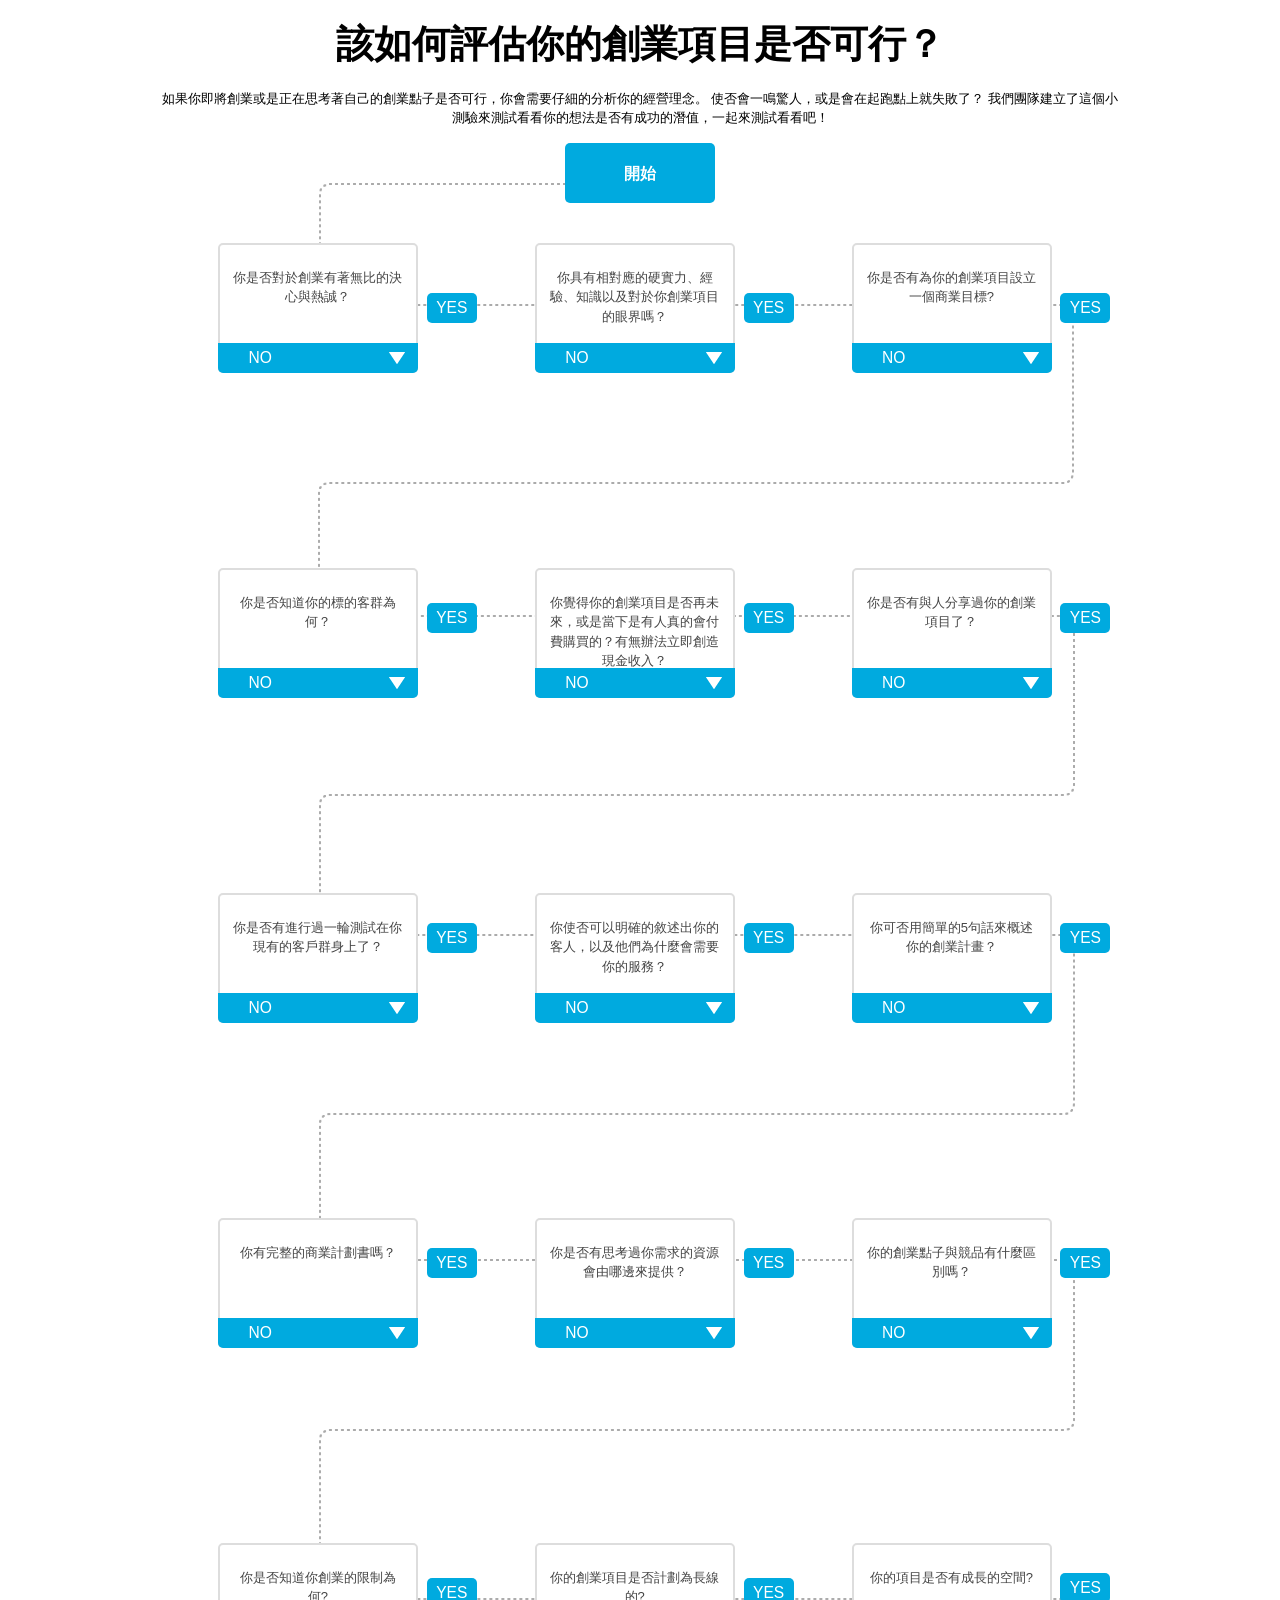
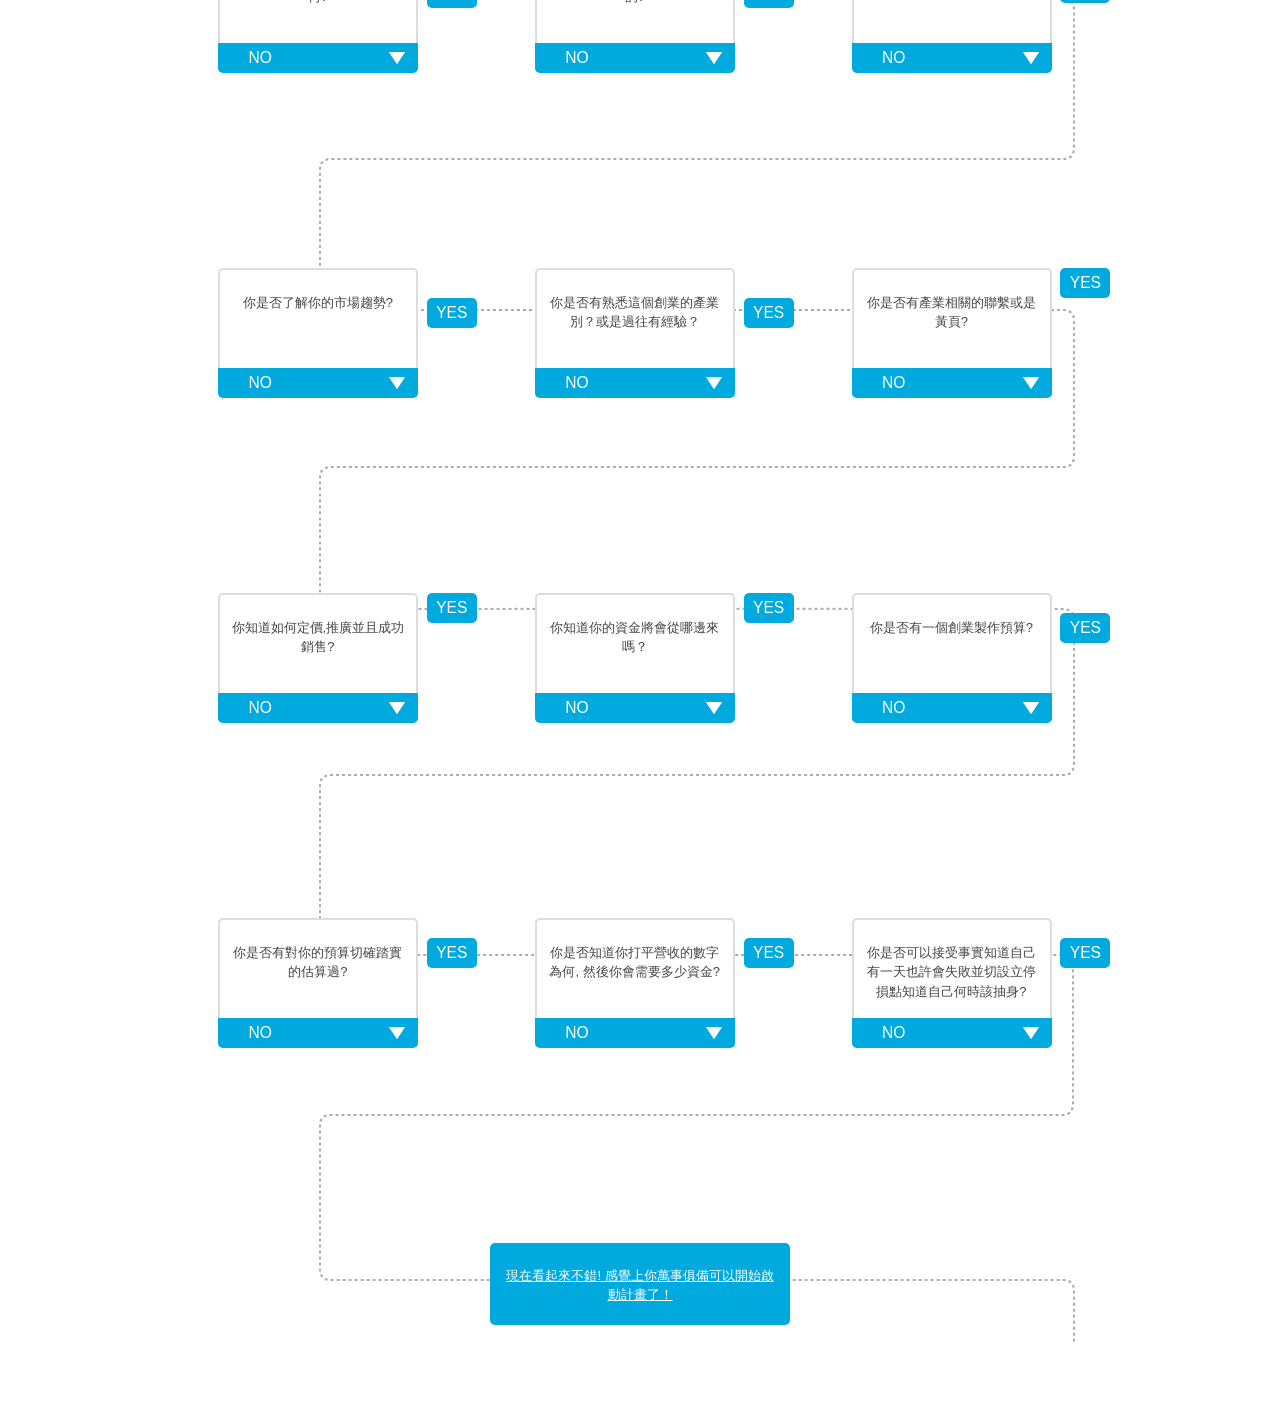
<file: web_app/flowchart/index.html>
<!DOCTYPE html>

<html lang="en">
<head>
    <meta charset="utf-8">

    <title>該如何評估你的創業項目？</title>
    <meta content="" name="description">
    <meta content="width=device-width, initial-scale=1.0" name="viewport">
    <link  href="css/normalize.css" media="all" rel="stylesheet">
    <link  href="css/styles.css" media="all" rel="stylesheet">
    <link  href="css/layout.css" media="all" rel="stylesheet">
    <link  href="css/type.css" media="all" rel="stylesheet">
</head>

<body>
    <div class="wrap">
        <h1>該如何評估你的創業項目是否可行？</h1>

        <p class="intro">如果你即將創業或是正在思考著自己的創業點子是否可行，你會需要仔細的分析你的經營理念。
            使否會一鳴驚人，或是會在起跑點上就失敗了？
            我們團隊建立了這個小測驗來測試看看你的想法是否有成功的潛值，一起來測試看看吧！</p>

        <ul class="flowchart">
            <li class="col-4-4 tall">
                <div class="content startbox">
                    <h2>開始</h2>
                </div>
            </li><!--ABOUT THE INDIVIDUAL-->

            <li class="col-1-3 middle">
                <div class="question content">
                    <p>你是否對於創業有著無比的決心與熱誠？</p>
                </div><a class="button" title="Click to find out more..." href="">No</a>

                <div class="content answer">
                    <a class="close" href="" title="Close">Close</a>

                    <p>保證你一定會超時工作！絕對不是朝九晚五一樣這麼輕鬆，如果你沒這樣的決心，那麼應該就該放棄了！</p>

                    <ul class="links">
                        <li class="video"><a target ="_blank" title="Do what you love (no excuses!)" href=
                        "http://www.ted.com/talks/gary_vaynerchuk_do_what_you_love_no_excuses.html">
                        做你喜歡的事（沒有任何藉口！）</a></li>
                    </ul>
                </div><span class="one">Yes</span>
            </li>

            <li class="col-1-3 middle">
                <div class="question content">
                    <p>你具有相對應的硬實力、經驗、知識以及對於你創業項目的眼界嗎？</p>
                </div><a class="button" title="Click to find out more..." href="">No</a>

                <div class="content answer">
                    <a class="close" href="" title="Close">Close</a>

                    <p>還是專注在自己熟悉或是擅長的領域吧！</p>

                    <ul class="links">
                        <li class="web"><a target ="_blank" title="來這邊找尋協助" href=
                        "https://tenten.co">
                        來這邊找尋協助</a></li>
                    </ul>
                </div><span class="two">Yes</span>
            </li>

            <li class="col-1-3 middle">
                <div class="question content">
                    <p>你是否有為你的創業項目設立一個商業目標?</p>
                </div><a class="button" title="Click to find out more..." href="">No</a>

                <div class="content answer">
                    <a class="close" href="" title="Close">Close</a>

                    <p>你創業的最終目的為何？有沒有需要完成什麼終極目標？</p>

                    <ul class="links">
                        <li class="video"><a target ="_blank" title="Start with 'why'" href=
                        "http://www.ted.com/talks/simon_sinek_how_great_leaders_inspire_action.html">
                        Start with 'why'</a></li>
                    </ul>
                </div><span class="three">Yes</span>
            </li><!--ABOUT CUSTOMERS-->

            <li class="col-1-3 middle">
                <div class="question content">
                    <p>你是否知道你的標的客群為何？</p>
                </div><a class="button" title="Click to find out more..." href="">No</a>

                <div class="content answer">
                    <a class="close" href="" title="Close">Close</a>

                    <p>如果你沒有既有的客戶資料，或是現有的客戶資源。你也許會更加的困難！</p>

                    <ul class="links">
                        <li class="video"><a target ="_blank" title="Market research for your business" href=
                        "http://www.gov.uk/market-research-business">為你的客群進行目標搜索</a></li>
                    </ul>
                </div><span class="four">Yes</span>
            </li>

            <li class="col-1-3 middle">
                <div class="question content">
                    <p>你覺得你的創業項目是否再未來，或是當下是有人真的會付費購買的？有無辦法立即創造現金收入？</p>
                </div><a class="button" title="Click to find out more..." href="">No</a>

                <div class="content answer">
                    <a class="close" href="" title="Close">Close</a>

                    <p>死路一條！除非你是億萬富翁或是慈善機構，建議你找尋能為你帶來營收的項目.</p>
                </div><span class="five">Yes</span>
            </li>

            <li class="col-1-3 middle">
                <div class="question content">
                    <p>你是否有與人分享過你的創業項目了？</p>
                </div><a class="button" title="Click to find out more..." href="">No</a>

                <div class="content answer">
                    <a class="close" href="" title="Close">Close</a>

                    <p>你可能需要跟身邊的朋友切磋，討論一下大家的想法。你必須要知道大家要的是什麼才有辦法走下去，否則只是一個想法而已。</p>

                    <ul class="links">
                        <li class="text"><a target ="_blank" title="How to conduct a focus group" href=
                        "http://www.businessweek.com/stories/2009-10-08/how-to-conduct-a-focus-group">
                        如何組織焦點討論小組?</a></li>
                    </ul>
                </div><span class="six">Yes</span>
            </li>

            <li class="col-1-3 middle">
                <div class="question content">
                    <p>你是否有進行過一輪測試在你現有的客戶群身上了？</p>
                </div><a class="button" title="Click to find out more..." href="">No</a>

                <div class="content answer">
                    <a class="close" href="" title="Close">Close</a>

                    <p>你應該要藉由現有的資源來進行測試來收集反饋。這些都是非常重要的資產。</p>
                </div><span class="seven">Yes</span>
            </li>

            <li class="col-1-3 middle">
                <div class="question content">
                    <p>你使否可以明確的敘述出你的客人，以及他們為什麼會需要你的服務？</p>
                </div><a class="button" title="Click to find out more..." href="">No</a>

                <div class="content answer">
                    <a class="close" href="" title="Close">Close</a>

                    <p>那你創業的目的為何？創業的幾大要素為滿足客戶需求、或是解決問題。</p>
                </div><span class="eight">Yes</span>
            </li>

			<!--SIMPLIFYING THE BUSINESS-->

            <li class="col-1-3 middle">
                <div class="question content">
                    <p>你可否用簡單的5句話來概述你的創業計畫？</p>
                </div><a class="button" title="Click to find out more..." href="">No</a>

                <div class="content answer">
                    <a class="close" href="" title="Close">Close</a>

                    <p>理想的狀態下，你必須要能夠非常簡短地說出你的創業計畫。太複雜的事情不會成的！</p>

                    <ul class="links">
                        <li class="text"><a target ="_blank" title="Crafting an elevator pitch" href=
                        "http://www.mindtools.com/pages/article/elevator-pitch.htm">
                        打造剪短簡報</a></li>
                    </ul>
                </div><span class="nine">Yes</span>
            </li>

            <li class="col-1-3 middle">
                <div class="question content">
                    <p>你有完整的商業計劃書嗎？</p>
                </div><a class="button" title="Click to find out more..." href="">No</a>

                <div class="content answer">
                    <a class="close" href="" title="Close">Close</a>

                    <p>你絕對絕對需要一份完整的商業計劃。</p>

                    <ul class="links">
                        <li class="video"><a target ="_blank" title="Write a business plan" href=
                        "https://www.gov.uk/write-business-plan">開始寫商業計畫書</a></li>
                    </ul>
                </div><span class="ten">Yes</span>
            </li>

            <li class="col-1-3 middle">
                <div class="question content">
                    <p>你是否有思考過你需求的資源會由哪邊來提供？</p>
                </div><a class="button" title="Click to find out more..." href="">No</a>

                <div class="content answer">
                    <a class="close" href="" title="Close">Close</a>

                    <p>回家再多多鑽研！ 
						你缺乏什麼樣的專業技術？ 
						哪裡可以找尋到你要的資源？誰可以提供？</p>
                </div><span class="eleven">Yes</span>
            </li>

            <li class="col-1-3 middle">
                <div class="question content">
                    <p>你的創業點子與競品有什麼區別嗎？</p>
                </div><a class="button" title="Click to find out more..." href="">No</a>

                <div class="content answer">
                    <a class="close" href="" title="Close">Close</a>

                    <p> 一定要與競品做出產品區隔，思考確保你的客戶會選擇你的品牌而不是計徵對手！</p>

                    <ul class="links">
							<li class="video"><a target="_blank" title="Do you stand out?" href="http://vimeo.com/384049">你有特別突出嗎？</a></li>
                        <li class="text"><a target ="_blank" title="What's your unique selling point?" href=
                        "http://www.startupnation.com/business-articles/9530/1/usp-what-is-yours.htm">
                        你產品特殊之處為何？</a></li>
					
                    </ul>
                </div><span class="twelve">Yes</span>
            </li>

            <li class="col-1-3 middle">
                <div class="question content">
                    <p>你是否知道你創業的限制為何?</p>
                </div><a class="button" title="Click to find out more..." href="">No</a>

                <div class="content answer">
                    <a class="close" href="" title="Close">Close</a>

                    <p>一定本身會有一些限制的，但是最好不要是由你的競爭對手來替你找出.</p>
                </div><span class="thirteen">Yes</span>
            </li>

			 

            <li class="col-1-3 middle">
                <div class="question content">
                    <p>你的創業項目是否計劃為長線的?</p>
                </div><a class="button" title="Click to find out more..." href="">No</a>

                <div class="content answer">
                    <a class="close" href="" title="Close">Close</a>

                    <p>必須要仔細再思考看看！你的項目必須要思考到下一個階段，思考長遠一點而不只是短線的操作.</p>

                </div><span class="fifteen">Yes</span>
            </li>

			 <li class="col-1-3 middle">
	                <div class="question content">
	                    <p>你的項目是否有成長的空間?</p>
	                </div><a class="button" title="Click to find out more..." href="">No</a>

	                <div class="content answer">
	                    <a class="close" href="" title="Close">Close</a>

	                    <p>一定要有 <em>成長空間</em>
	                    才會有願景, 才有辦法越做越大而不是越做越小.</p>

	                    
	                </div><span class="sixteen">Yes</span>
	            </li>


            <li class="col-1-3 middle">
                <div class="question content">
                    <p>你是否了解你的市場趨勢?</p>
                </div><a class="button" title="Click to find out more..." href="">No</a>

                <div class="content answer">
                    <a class="close" href="" title="Close">Close</a>
<p>解決一個更小的利基市場似乎是一個夢幻般的商業理念，但如果這個市場在迅速的收縮，它將使其難以維持有利潤的商業模式.</p>
                </div><span class="seventeen">Yes</span>
            </li>

            <li class="col-1-3 middle">
                <div class="question content">
                    <p>你是否有熟悉這個創業的產業別？或是過往有經驗？</p>
                </div><a class="button" title="Click to find out more..." href="">No</a>

                <div class="content answer">
                    <a class="close" href="" title="Close">Close</a>

                    <p>試著找你自己熟悉的產業別，或是你有過往經驗的.</p>
                </div><span class="eighteen">Yes</span>
            </li>

            <li class="col-1-3 middle">
                <div class="question content">
                    <p>你是否有產業相關的聯繫或是黃頁?</p>
                </div><a class="button" title="Click to find out more..." href="">No</a>

                <div class="content answer">
                    <a class="close" href="" title="Close">Close</a>

                    <p>試著找一些資源，透過專業論壇或是相關朋友來建立聯繫.</p>

                    <ul class="links">
                        <li class="web"><a target ="_blank" title="National Enterprise Network" href=
                        "http://www.nationalenterprisenetwork.org/">National
                        Enterprise Network</a></li>
                    </ul>
                </div><span class="nineteen">Yes</span>
            </li>

			  <li class="col-1-3 middle">
	                <div class="question content">
	                    <p>你知道如何定價,推廣並且成功銷售?</p>
	                </div><a class="button" title="Click to find out more..." href="">No</a>

	                <div class="content answer">
	                    <a class="close" href="" title="Close">Close</a>

	                    <p>你是如何計畫來得到營利的? 你會需要一個完整的銷售計畫, 調查競品的價格區間.</p>

	                    <ul class="links">
	                        <li class="text"><a target ="_blank" title="Making a marketing plan" href=
	                        "http://www.entrepreneur.com/article/220148">銷售計劃</a></li>

	                        <li class="video"><a target ="_blank" title="Your
	                        business and selling to customers" href=
	                        "https://www.gov.uk/business-selling-customers">你的生意與如何銷售給客戶</a></li>
	                    </ul>
	                </div><span class="twenty">Yes</span>
	            </li>

            <li class="col-1-3 middle">
                <div class="question content">
                    <p>你知道你的資金將會從哪邊來嗎？</p>
                </div><a class="button" title="Click to find out more..." href="">No</a>

                <div class="content answer">
                    <a class="close" href="" title="Close">Close</a>

                    <p>初創公司和小型企業有很多選擇，所以要花時間去探索。 有許多可以適用於你的補助金和貸款，以及商業天使和風險資本家進行研究的計劃。</p>

                    <ul class="links">
                        <li class="web"><a target ="_blank" title="Find support for your business" href=
                        "https://www.gov.uk/business-finance-support-finder">找尋幫助</a></li>
                    </ul>
                </div><span class="twentyone">Yes</span>
            </li>

          

            <li class="col-1-3 middle">
                <div class="question content">
                    <p>你是否有一個創業製作預算?</p>
                </div><a class="button" title="Click to find out more..." href="">No</a>

                <div class="content answer">
                    <a class="close" href="" title="Close">Close</a>

                    <p>商業的必要元素是營收!如果你沒有設立創業預算你很有可能會虧損.</p>

                    <ul class="links">
                        <li class="text"><a target ="_blank" title="How to start a business budget" href=
                        "http://www.inc.com/encyclopedia/businessbudget.html">該如何設立預算</a></li>
                    </ul>
                </div><span class="twentytwo">Yes</span>
            </li>

            <li class="col-1-3 middle">
                <div class="question content">
                    <p>你是否有對你的預算切確踏實的估算過?</p>
                </div><a class="button" title="Click to find out more..." href="">No</a>

                <div class="content answer">
                    <a class="close" href="" title="Close">Close</a>

                    <p>必需要實際的評估過最糟的情況.</p>
                </div><span class="twentythree">Yes</span>
            </li>


			 			
                       

            <li class="col-1-3 middle">
                <div class="question content">
                    <p>你是否知道你打平營收的數字為何, 然後你會需要多少資金?</p>
                </div><a class="button" title="Click to find out more..." href="">No</a>

                <div class="content answer">
                    <a class="close" href="" title="Close">Close</a>

                    <p>這是非常重要的一點，不要被開銷壓得喘不過氣根本無法進行任何發展!</p>
                </div><span class="twentysix">Yes</span>
            </li>

            <li class="col-1-3 middle">
                <div class="question content">
                    <p>你是否可以接受事實知道自己有一天也許會失敗並切設立停損點知道自己何時該抽身?</p>
                </div><a class="button" title="Click to find out more..." href="">No</a>

                <div class="content answer">
                    <a class="close" href="" title="Close">Close</a>

                    <p>你必須要知道自己何時該停止投入，然後你需要知道什麼時候懂得停損，並從中學到的經驗，繼續前進</p>

                    <ul class="links">
                        <li class="text"><a target ="_blank" title="Knowing when to call it quits" href=
                        "http://www.inc.com/elle-kaplan/entrepreneur-vs-wantrepreneur-knowing-when-to-call-it-quits.html">
                        設定停損點</a></li>
                    </ul>
                </div><span class="twentyseven">Yes</span>
            </li>

            <li class="col-4-4 tall">
                <div class="content endbox">
                    <p><a style="color: #fff" href="https://tenten.co/tw/about/startup-incubators/">現在看起來不錯! 感覺上你萬事俱備可以開始啟動計畫了！</a></p>
                </div>
            </li>
        </ul>
    </div>

    <footer>
    	<div><p style="padding: 20px 0;"></p></div>
    </footer>

<script src="js/jquery.js"></script>
<script src="js/script.js"></script>

<!-- Global site tag (gtag.js) - Google Analytics -->
<script async src="https://www.googletagmanager.com/gtag/js?id=UA-16357493-18"></script>
<script>
  window.dataLayer = window.dataLayer || [];
  function gtag(){dataLayer.push(arguments);}
  gtag('js', new Date());

  gtag('config', 'UA-16357493-18');
</script>


<!--[if lt IE 9]><script src="js/html5shiv-printshiv.js" media="all"></script><![endif]-->
</body>
</html>
</file>
<file: web_app/flowchart/css/styles.css>
small.reference_link{ text-decoration:blink;}
</file>
<file: web_app/flowchart/css/layout.css>
/* ---------------------------------------------------------
   HTML5 Bones
   This stylesheet contains print styling and a section for 
   you to simply add your own. This is a basic template 
   after all.
   ---------------------------------------------------------*/

*,:after,:before {
    -webkit-box-sizing: border-box;
    -moz-box-sizing: border-box;
    box-sizing: border-box;
}

/* ---------------------------------------------------------
   Author's styles
   ---------------------------------------------------------*/


.wrap {
    width: 100%;
    margin: 0 auto;
    max-width: 960px;
    overflow: visible;
    position: relative;
    height: auto;
    height: 100%;
}

ul.flowchart {
    width: 100%;
    margin: 1em auto 0;
    padding: 0;
    display: block;
    list-style: none;
    height: auto;
    overflow: visible;
    background: transparent url("../img/desktop_line.png") no-repeat top;
}

ul.flowchart li {
    float: left;
    display: block;
    position: relative;
}

ul.flowchart li.tall {
    height: 100px;
}

ul.flowchart li.middle {
    height: 325px;
}

ul.flowchart li.col-1-4 {
    width: 25%;
}

ul.flowchart li.col-1-3 {
    width: 33%;
}

ul.flowchart li.col-4-4 {
    width: 100%;
}

@media screen and (max-width:900px) {
    ul.flowchart {
        background: transparent url("../img/tablet_line.png.html") no-repeat top;
    }
    
    ul.flowchart li.col-1-4 {
        width: 50%;
    }
    
    ul.flowchart li.col-1-3 {
        width: 50%;
    }

}

@media screen and (max-width:500px) {
    ul.flowchart {
        background: transparent url("../img/mobile_line.png.html") no-repeat top;
    }
    
    ul.flowchart li.col-1-4 {
        width: 100%;
    }
    
    ul.flowchart li.col-1-3 {
        width: 100%;
    }

}

ul.flowchart:after {
    content: "";
    display: table;
    clear: both;
}

ul.flowchart li span {
	background: #00AADF;
color: #FFF;
text-transform: uppercase;
text-decoration: none;
display: block;
text-align: center;
position: absolute;
height: 30px;
line-height: 30px;
-webkit-border-radius: 5px;
-moz-border-radius: 5px;
border-radius: 5px;
width: 50px;
z-index: 9;}

ul.flowchart li span.one, 
ul.flowchart li span.two, 
ul.flowchart li span.three{right:0;
						  top:50px;}
						
ul.flowchart li span.four, 
ul.flowchart li span.five, 
ul.flowchart li span.six {right:0;
						  top:35px;}
						
ul.flowchart li span.seven, 
ul.flowchart li span.eight, 
ul.flowchart li span.nine, 
ul.flowchart li span.ten, 
ul.flowchart li span.eleven, 
ul.flowchart li span.twelve {right:0;
							top:30px;}
							
ul.flowchart li span.thirteen, 
ul.flowchart li span.fourteen, 
ul.flowchart li span.fifteen {right:0;
							  top:35px;}
							
ul.flowchart li span.sixteen, 
ul.flowchart li span.seventeen, 
ul.flowchart li span.eighteen {right:0;
								top:30px;}

ul.flowchart li span.nineteen, 
ul.flowchart li span.twenty, 
ul.flowchart li span.twentyone {right:0;
								top:0px;}
																
ul.flowchart li span.twentytwo, 
ul.flowchart li span.twentythree, 
ul.flowchart li span.twentyfour {right:0;
								top:20px;}

ul.flowchart li span.twentyfive, 
ul.flowchart li span.twentysix, 
ul.flowchart li span.twentyseven {right:0;
																top:20px;}

/*FOR TABLET VIEW*/
@media screen and (max-width:900px) {
ul.flowchart li span.one, 
ul.flowchart li span.three, 
ul.flowchart li span.five, 
ul.flowchart li span.seven, 
ul.flowchart li span.nine,
ul.flowchart li span.eleven,
ul.flowchart li span.thirteen,
ul.flowchart li span.fifteen,
ul.flowchart li span.seventeen,
ul.flowchart li span.nineteen,
ul.flowchart li span.twentyone,
ul.flowchart li span.twentythree,
ul.flowchart li span.twentyfive,
ul.flowchart li span.twentyseven
 						{right:0;
						top:30px;}

						ul.flowchart li span.two, 
						ul.flowchart li span.four, 
						ul.flowchart li span.six, 
						ul.flowchart li span.eight, 
						ul.flowchart li span.ten,
						ul.flowchart li span.twelve,
						ul.flowchart li span.fourteen,
						ul.flowchart li span.sixteen,
						ul.flowchart li span.eighteen,
						ul.flowchart li span.twenty,
						ul.flowchart li span.twentytwo,
						ul.flowchart li span.twentyfour,
						ul.flowchart li span.twentysix
						 						{right:0;
												top:125px;}
}

/*FOR MOBILE VIEW*/
@media screen and (max-width:500px) {
ul.flowchart li span.one, 
ul.flowchart li span.two,
ul.flowchart li span.three, 
ul.flowchart li span.four, 
ul.flowchart li span.five,
ul.flowchart li span.six,  
ul.flowchart li span.seven,
ul.flowchart li span.eight, 
ul.flowchart li span.nine,
ul.flowchart li span.ten,
ul.flowchart li span.eleven,
ul.flowchart li span.twelve,
ul.flowchart li span.thirteen,
ul.flowchart li span.fourteen,
ul.flowchart li span.fifteen,
ul.flowchart li span.sixteen,
ul.flowchart li span.seventeen,
ul.flowchart li span.eighteen,
ul.flowchart li span.nineteen,
ul.flowchart li span.twenty,
ul.flowchart li span.twentyone,
ul.flowchart li span.twentytwo,
ul.flowchart li span.twentythree,
ul.flowchart li span.twentyfour,
ul.flowchart li span.twentyfive,
ul.flowchart li span.twentysix,
ul.flowchart li span.twentyseven
 						{left:50%;
						margin-left:-25px;
						top:225px;
						}
}


.content {
    position: absolute;
    display: block;
    padding: 10px;
}

.content.startbox {
    text-align: center;
    color: #FFF;
    text-transform: uppercase;
    width: 150px;
    height: 60px;
    background: #00AADF;
    left: 50%;
    margin-left: -75px;
    line-height: 10px;
	-webkit-border-radius: 5px;
    -moz-border-radius: 5px;
    border-radius: 5px;
}

.content.endbox {
    background: #00AADF;
    color: #FFF;
    left: 50%;
    width: 300px;
    margin-left: -150px;
	-webkit-border-radius: 5px;
    -moz-border-radius: 5px;
    border-radius: 5px;
}

.content.question {
    background: #FFF;
    border: 2px solid #DDD;
    left: 50%;
    width: 200px;
    margin-left: -100px;
    color: #444;
    min-height: 130px;
	 max-height: 130px;
	-webkit-border-radius: 5px;
    -moz-border-radius: 5px;
    border-radius: 5px;
	overflow:hidden;
}

.content.question p {
	display:block;
	height:60px;
	width:175px;
	position:absolute;
	padding:0;
}

.content.answer {
    margin-top: 100px;
    background: #00AADF;
    border: 1.5px solid #00AADF;
    color: white;
    left: 50%;
    width: 200px;
    margin-left: -100px;
    display: block;
    z-index: 10;
	padding:10px;
	padding-bottom:20px;
	-webkit-border-bottom-right-radius: 5px;
	-webkit-border-bottom-left-radius: 5px;
	-moz-border-radius-bottomright: 5px;
	-moz-border-radius-bottomleft: 5px;
	border-bottom-right-radius: 5px;
	border-bottom-left-radius: 5px;
}

.content.answer p {
    padding-top: 5px;
}

a.button {
    color: #FFF;
    text-transform: uppercase;
    text-decoration: none;
    display: block;
    text-align: left;
	text-indent:30px;
    position: absolute;
    height: 30px;
    line-height: 30px;
   	-webkit-border-bottom-right-radius: 5px;
	-webkit-border-bottom-left-radius: 5px;
	-moz-border-radius-bottomright: 5px;
	-moz-border-radius-bottomleft: 5px;
	border-bottom-right-radius: 5px;
	border-bottom-left-radius: 5px;
	left: 50%;
    width: 200px;
    margin-left: -100px;
    margin-top: 100px;
    z-index: 9;
	background: #00AADF url('../img/open.png');
}

a.button:hover {background:#3399CC url('../img/open.png');
				color:#FFF;}

a.close {
    width: 19px;
    height: 19px;
    display: block;
    position: absolute;
    right: 10px;
    background: transparent url("../img/close.png") no-repeat top;
    text-indent: -10000px;
}

a.close:after {
    content: '';
    display: block;
    height: 1px;
    clear: both;
}


ul.flowchart li ul.links {
	display:block;
	overflow:visible;
	height:auto;
	float:left;
	margin:0;
	padding:0;}

ul.flowchart li ul.links li {float:none !important;
	clear:both;
	display:block !important;
	overflow:visible;
	height:50px;
	}

ul.flowchart li ul.links li a {margin-left:60px;
								float:right;
								height:100%;
								text-align:left;
								vertical-align:middle;}
								
ul.flowchart li ul.links li.video {background: transparent url("../img/camera.png.html") no-repeat top left;}
ul.flowchart li ul.links li.text {background: transparent url("../img/text.png.html") no-repeat top left;}
ul.flowchart li ul.links li.web {background: transparent url("../img/web.png.html") no-repeat top left;}

/* ---------------------------------------------------------
   Print styles
   ---------------------------------------------------------*/
@media print {
    * {
        color: #000 !important;
        box-shadow: none !important;
        text-shadow: none !important;
        background: transparent !important;
    }
    
    html {
        background-color: #fff;
    }
    
    /* Hide navigation */
    nav {
        display: none;
    }
    
    /* Show link destinations in brackets after the link text */
    a[href]:after {
        content: " (" attr(href) ") ";
    }
    
    a[href] {
        font-weight: 700;
        text-decoration: underline;
        color: #06c;
        border: none;
    }
    
    /* Don't show link destinations for JavaScript or internal links */
    a[href^=javascript:]:after,a[href^=#]:after {
        content: "";
    }
    
    /* Show abbr title value in brackets after the text */
    abbr[title]:after {
        content: " (" attr(title) ")";
    }
    
    figure {
        margin-bottom: 1em;
        overflow: hidden;
    }
    
    figure img {
        border: 1px solid #000;
    }

}
</file>
<file: web_app/flowchart/css/type.css>
body {font-family: 'Trebuchet MS', 'Lucida Sans', Arial, sans-serif;}

.content {text-align:center;}


ul.links li a:link, ul.links li a:visited {font-weight:bold; color:#fff; text-decoration:none;}
ul.links li a:hover, ul.links li a:active {font-weight:bold; color:#fff; text-decoration:underline;}

@font-face {
  font-family:'Bryant MOO';
  src:url("http://static4.moo.com/fonts/web/BryantMooWebMedium.eot?q=44a1108354b9704764bbaf2691b0fe21");
  src:url("http://static4.moo.com/fonts/web/BryantMooWebMedium.eot?#iefix&q=44a1108354b9704764bbaf2691b0fe21") format('embedded-opentype'), url("http://static1.moo.com/fonts/web/BryantMooWebMedium.woff?q=44a1108354b9704764bbaf2691b0fe21") format('woff');
  font-weight:normal;
  font-style:normal;
  font-variant:normal;
}
@font-face {
  font-family:'Bryant MOO';
  src:url("http://static7.moo.com/fonts/web/BryantMooWebBold.eot?q=44a1108354b9704764bbaf2691b0fe21");
  src:url("http://static7.moo.com/fonts/web/BryantMooWebBold.eot?#iefix&q=44a1108354b9704764bbaf2691b0fe21") format('embedded-opentype'), url("http://static2.moo.com/fonts/web/BryantMooWebBold.woff?q=44a1108354b9704764bbaf2691b0fe21") format('woff');
  font-weight:bold;
  font-style:normal;
  font-variant:normal;
}

.wrap h1 {
	font-family:'Bryant MOO', 'Trebuchet MS', Verdana, sans-serif;
	text-align:center;
	font-size:38px;
	line-height:1em;
}

.wrap h2 {
	font-family:'Bryant MOO', 'Trebuchet MS', Verdana, sans-serif;
	text-align:center;
	font-size:15.6px;
	line-height:100%;
	color:white;
}

.wrap p {
	font-size:13px;
	text-align:center;
	line-height:19.2px;
	margin-bottom:10px;
}
			
.wrap p.intro {
	font-size:13px;
	text-align:center;
	line-height:19.2px;
	margin-bottom:10px;
}

ul.flowchart li ul.links li a {
	font-size:13px;
	font-weight:normal;
	text-decoration: underline;
	line-height:19.2px;
}

ul.flowchart li ul.links li a:hover {
	text-decoration: none;
}

.button {
	font-family:'Bryant MOO', 'Trebuchet MS', Verdana, sans-serif;
	text-align:center;
	font-size:15.6px;
	line-height:100%;
	color:white;
}

ul.flowchart li span.one, 
ul.flowchart li span.two, 
ul.flowchart li span.three,						
ul.flowchart li span.four, 
ul.flowchart li span.five, 
ul.flowchart li span.six,
ul.flowchart li span.seven, 
ul.flowchart li span.eight, 
ul.flowchart li span.nine, 
ul.flowchart li span.ten, 
ul.flowchart li span.eleven, 
ul.flowchart li span.twelve,
ul.flowchart li span.thirteen, 
ul.flowchart li span.fourteen, 
ul.flowchart li span.fifteen,
ul.flowchart li span.sixteen, 
ul.flowchart li span.seventeen, 
ul.flowchart li span.eighteen,
ul.flowchart li span.nineteen, 
ul.flowchart li span.twenty, 
ul.flowchart li span.twentyone,								
ul.flowchart li span.twentytwo, 
ul.flowchart li span.twentythree, 
ul.flowchart li span.twentyfour,
ul.flowchart li span.twentyfive, 
ul.flowchart li span.twentysix, 
ul.flowchart li span.twentyseven {
	font-family:'Bryant MOO', 'Trebuchet MS', Verdana, sans-serif;
	text-align:center;
	font-size:15.6px;
	color:white;

}
</file>
